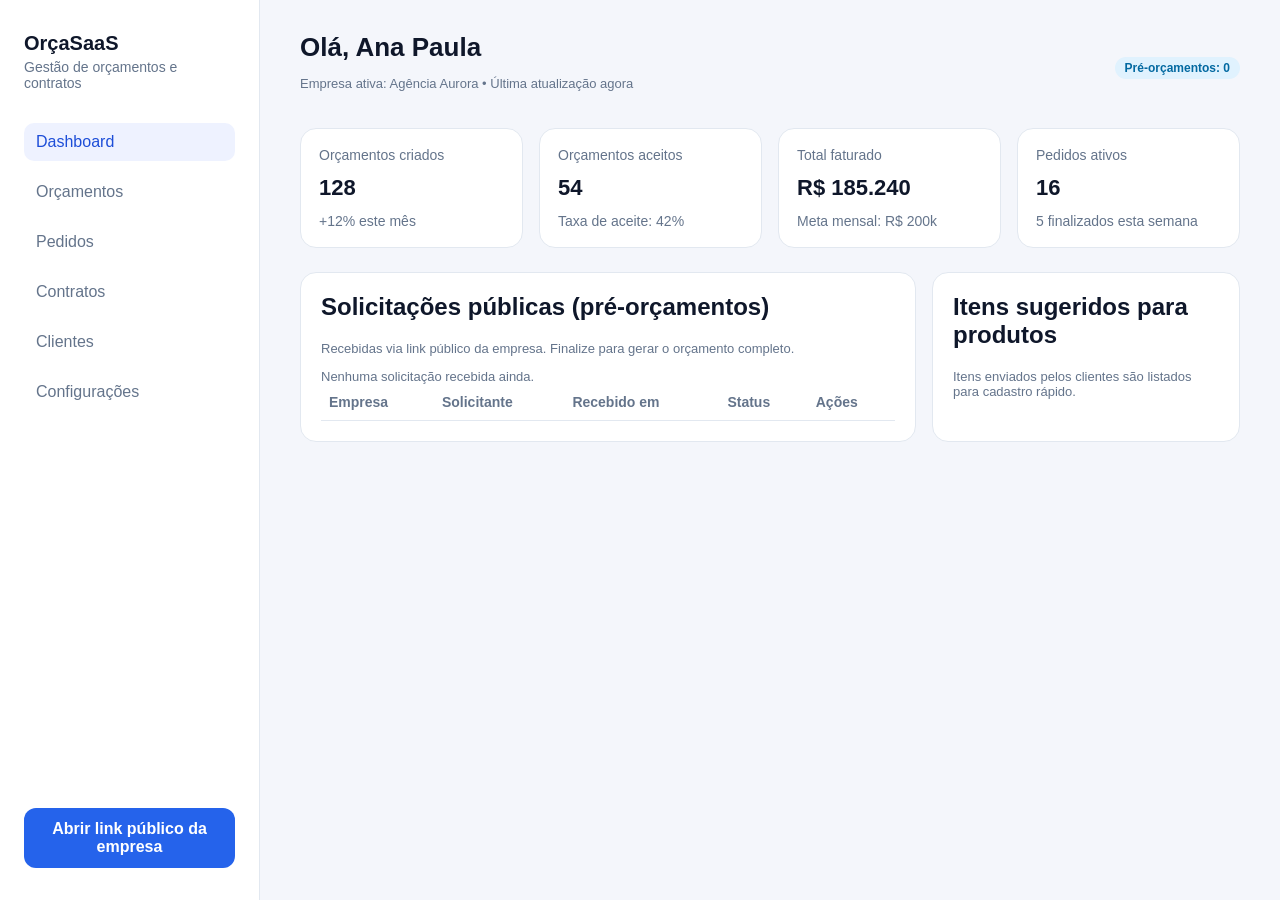
<file: index.html>
<!doctype html>
<html lang="pt-BR">
  <head>
    <meta charset="UTF-8" />
    <meta name="viewport" content="width=device-width, initial-scale=1.0" />
    <title>OrçaSaaS | Dashboard</title>
    <link rel="stylesheet" href="assets/styles.css" />
  </head>
  <body data-page="dashboard">
    <div class="app-shell">
      <aside class="sidebar">
        <div class="brand">
          <strong>OrçaSaaS</strong>
          <span>Gestão de orçamentos e contratos</span>
        </div>
        <nav class="nav">
          <a class="active" href="index.html">Dashboard</a>
          <a href="#">Orçamentos</a>
          <a href="#">Pedidos</a>
          <a href="#">Contratos</a>
          <a href="#">Clientes</a>
          <a href="#">Configurações</a>
        </nav>
        <a class="cta" href="public-quote-request.html">Abrir link público da empresa</a>
      </aside>
      <main class="main">
        <div class="topbar">
          <div>
            <h1>Olá, Ana Paula</h1>
            <p class="helper">Empresa ativa: Agência Aurora • Última atualização agora</p>
          </div>
          <span class="badge">Pré-orçamentos: <strong data-pre-count>0</strong></span>
        </div>

        <section class="cards">
          <div class="card">
            <span>Orçamentos criados</span>
            <strong>128</strong>
            <span>+12% este mês</span>
          </div>
          <div class="card">
            <span>Orçamentos aceitos</span>
            <strong>54</strong>
            <span>Taxa de aceite: 42%</span>
          </div>
          <div class="card">
            <span>Total faturado</span>
            <strong>R$ 185.240</strong>
            <span>Meta mensal: R$ 200k</span>
          </div>
          <div class="card">
            <span>Pedidos ativos</span>
            <strong>16</strong>
            <span>5 finalizados esta semana</span>
          </div>
        </section>

        <section class="grid">
          <div class="panel">
            <h2>Solicitações públicas (pré-orçamentos)</h2>
            <p class="helper">Recebidas via link público da empresa. Finalize para gerar o orçamento completo.</p>
            <div class="helper hidden" data-empty-state>Nenhuma solicitação recebida ainda.</div>
            <table class="table">
              <thead>
                <tr>
                  <th>Empresa</th>
                  <th>Solicitante</th>
                  <th>Recebido em</th>
                  <th>Status</th>
                  <th>Ações</th>
                </tr>
              </thead>
              <tbody data-request-rows></tbody>
            </table>
          </div>
          <div class="panel">
            <h2>Itens sugeridos para produtos</h2>
            <p class="helper">Itens enviados pelos clientes são listados para cadastro rápido.</p>
            <ul data-products-list></ul>
          </div>
        </section>
      </main>
    </div>
    <script src="assets/app.js"></script>
  </body>
</html>
</file>
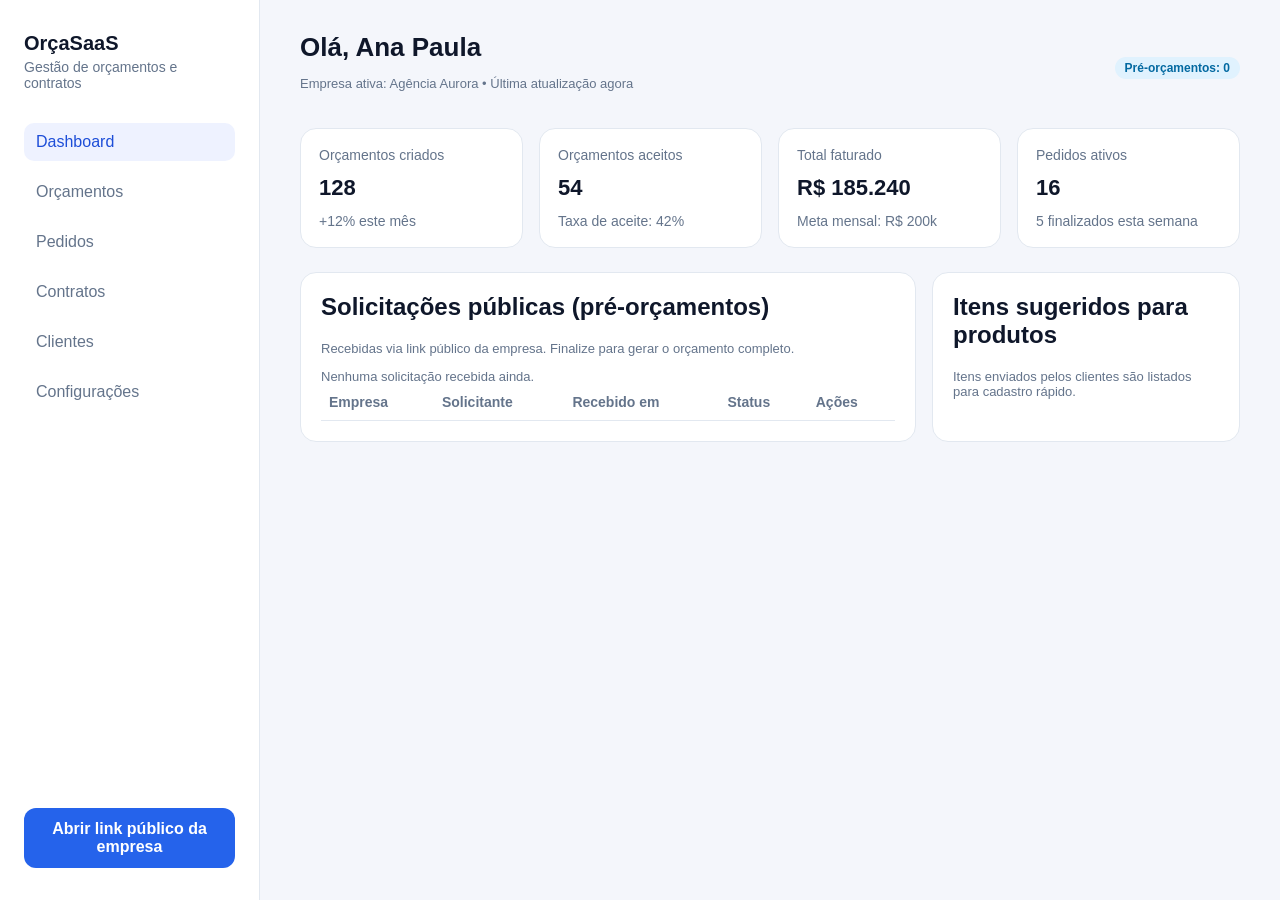
<file: dashboard/index.html>
<!doctype html>
<html lang="pt-BR">
  <head>
    <meta charset="UTF-8" />
    <meta name="viewport" content="width=device-width, initial-scale=1.0" />
    <title>OrçaSaaS | Dashboard</title>
    <link rel="stylesheet" href="../assets/styles.css" />
  </head>
  <body data-page="dashboard">
    <div class="app-shell">
      <aside class="sidebar">
        <div class="brand">
          <strong>OrçaSaaS</strong>
          <span>Gestão de orçamentos e contratos</span>
        </div>
        <nav class="nav">
          <a class="active" href="../index.html">Dashboard</a>
          <a href="#">Orçamentos</a>
          <a href="#">Pedidos</a>
          <a href="#">Contratos</a>
          <a href="#">Clientes</a>
          <a href="#">Configurações</a>
        </nav>
        <a class="cta" href="../public-quote-request/index.html">Abrir link público da empresa</a>
      </aside>
      <main class="main">
        <div class="topbar">
          <div>
            <h1>Olá, Ana Paula</h1>
            <p class="helper">Empresa ativa: Agência Aurora • Última atualização agora</p>
          </div>
          <span class="badge">Pré-orçamentos: <strong data-pre-count>0</strong></span>
        </div>

        <section class="cards">
          <div class="card">
            <span>Orçamentos criados</span>
            <strong>128</strong>
            <span>+12% este mês</span>
          </div>
          <div class="card">
            <span>Orçamentos aceitos</span>
            <strong>54</strong>
            <span>Taxa de aceite: 42%</span>
          </div>
          <div class="card">
            <span>Total faturado</span>
            <strong>R$ 185.240</strong>
            <span>Meta mensal: R$ 200k</span>
          </div>
          <div class="card">
            <span>Pedidos ativos</span>
            <strong>16</strong>
            <span>5 finalizados esta semana</span>
          </div>
        </section>

        <section class="grid">
          <div class="panel">
            <h2>Solicitações públicas (pré-orçamentos)</h2>
            <p class="helper">Recebidas via link público da empresa. Finalize para gerar o orçamento completo.</p>
            <div class="helper hidden" data-empty-state>Nenhuma solicitação recebida ainda.</div>
            <table class="table">
              <thead>
                <tr>
                  <th>Empresa</th>
                  <th>Solicitante</th>
                  <th>Recebido em</th>
                  <th>Status</th>
                  <th>Ações</th>
                </tr>
              </thead>
              <tbody data-request-rows></tbody>
            </table>
          </div>
          <div class="panel">
            <h2>Itens sugeridos para produtos</h2>
            <p class="helper">Itens enviados pelos clientes são listados para cadastro rápido.</p>
            <ul data-products-list></ul>
          </div>
        </section>
      </main>
    </div>
    <script src="../assets/app.js"></script>
  </body>
</html>
</file>
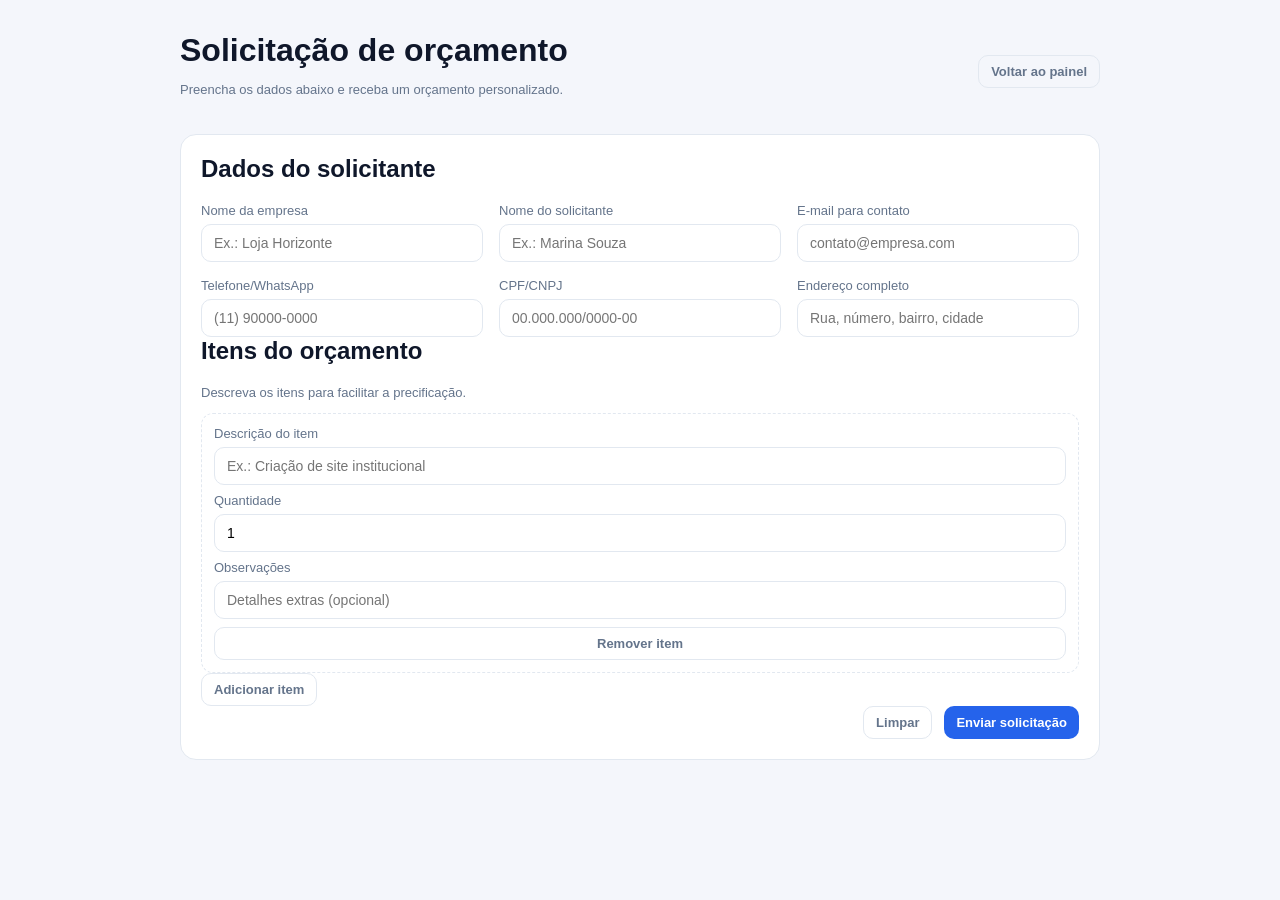
<file: public-quote-request/index.html>
<!doctype html>
<html lang="pt-BR">
  <head>
    <meta charset="UTF-8" />
    <meta name="viewport" content="width=device-width, initial-scale=1.0" />
    <title>Solicitar orçamento | OrçaSaaS</title>
    <link rel="stylesheet" href="../assets/styles.css" />
  </head>
  <body data-page="public">
    <div class="public-shell">
      <header class="public-header">
        <div>
          <h1>Solicitação de orçamento</h1>
          <p class="helper">Preencha os dados abaixo e receba um orçamento personalizado.</p>
        </div>
        <a class="button button-outline" href="../index.html">Voltar ao painel</a>
      </header>

      <form class="panel" data-quote-form>
        <h2>Dados do solicitante</h2>
        <div class="form-grid">
          <label>
            Nome da empresa
            <input type="text" name="companyName" placeholder="Ex.: Loja Horizonte" required />
          </label>
          <label>
            Nome do solicitante
            <input type="text" name="requester" placeholder="Ex.: Marina Souza" required />
          </label>
          <label>
            E-mail para contato
            <input type="email" name="email" placeholder="contato@empresa.com" required />
          </label>
          <label>
            Telefone/WhatsApp
            <input type="tel" name="phone" placeholder="(11) 90000-0000" required />
          </label>
          <label>
            CPF/CNPJ
            <input type="text" name="document" placeholder="00.000.000/0000-00" required />
          </label>
          <label>
            Endereço completo
            <input type="text" name="address" placeholder="Rua, número, bairro, cidade" required />
          </label>
        </div>

        <h2>Itens do orçamento</h2>
        <p class="helper">Descreva os itens para facilitar a precificação.</p>
        <div class="item-list" data-items-container></div>
        <button type="button" class="button button-outline" data-add-item>Adicionar item</button>

        <div class="footer-actions">
          <button type="reset" class="button button-outline">Limpar</button>
          <button type="submit" class="button button-primary">Enviar solicitação</button>
        </div>

        <div class="alert hidden" data-alert></div>
      </form>
    </div>
    <script src="../assets/app.js"></script>
  </body>
</html>
</file>
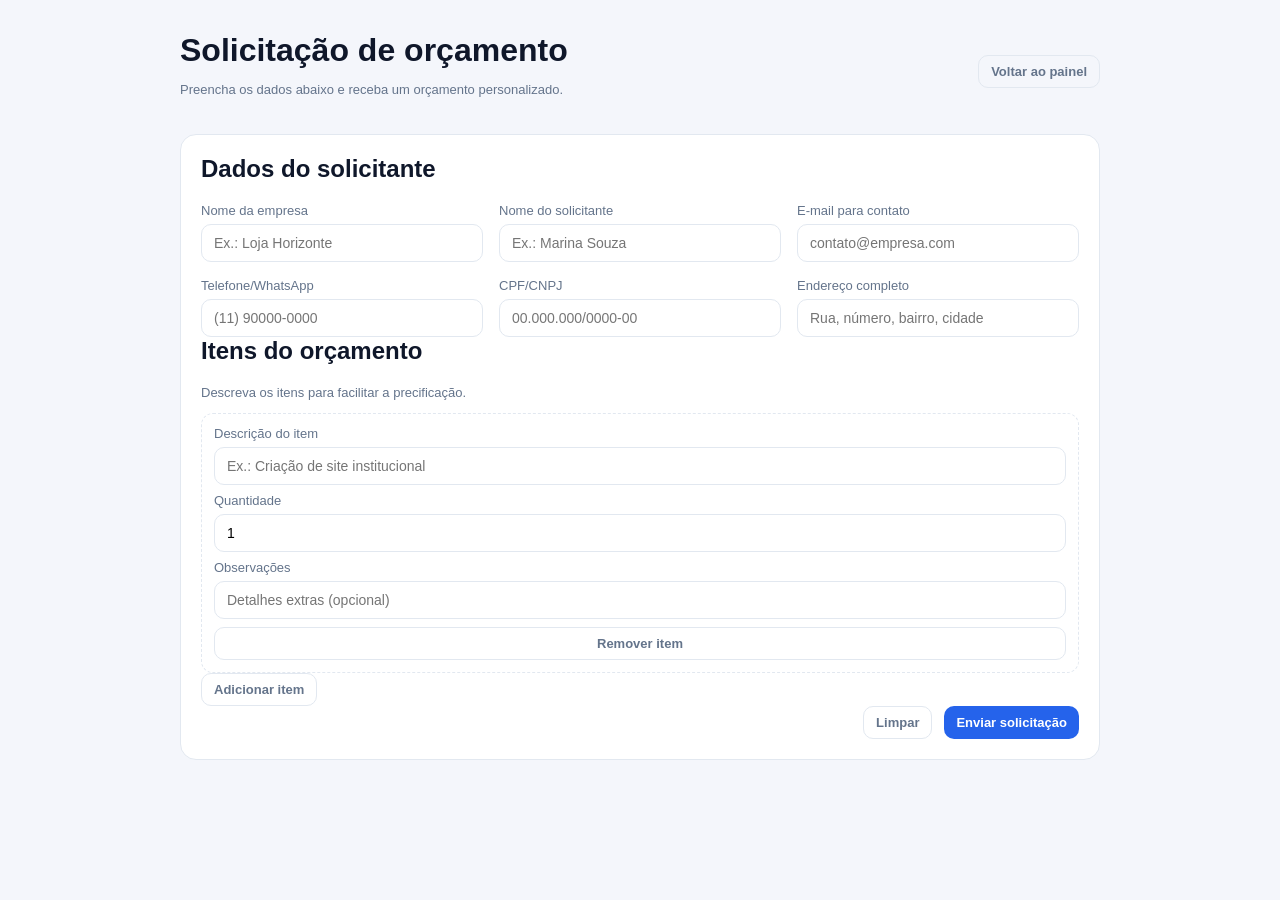
<file: public-quote-request.html>
<!doctype html>
<html lang="pt-BR">
  <head>
    <meta charset="UTF-8" />
    <meta name="viewport" content="width=device-width, initial-scale=1.0" />
    <title>Solicitar orçamento | OrçaSaaS</title>
    <link rel="stylesheet" href="assets/styles.css" />
  </head>
  <body data-page="public">
    <div class="public-shell">
      <header class="public-header">
        <div>
          <h1>Solicitação de orçamento</h1>
          <p class="helper">Preencha os dados abaixo e receba um orçamento personalizado.</p>
        </div>
        <a class="button button-outline" href="index.html">Voltar ao painel</a>
      </header>

      <form class="panel" data-quote-form>
        <h2>Dados do solicitante</h2>
        <div class="form-grid">
          <label>
            Nome da empresa
            <input type="text" name="companyName" placeholder="Ex.: Loja Horizonte" required />
          </label>
          <label>
            Nome do solicitante
            <input type="text" name="requester" placeholder="Ex.: Marina Souza" required />
          </label>
          <label>
            E-mail para contato
            <input type="email" name="email" placeholder="contato@empresa.com" required />
          </label>
          <label>
            Telefone/WhatsApp
            <input type="tel" name="phone" placeholder="(11) 90000-0000" required />
          </label>
          <label>
            CPF/CNPJ
            <input type="text" name="document" placeholder="00.000.000/0000-00" required />
          </label>
          <label>
            Endereço completo
            <input type="text" name="address" placeholder="Rua, número, bairro, cidade" required />
          </label>
        </div>

        <h2>Itens do orçamento</h2>
        <p class="helper">Descreva os itens para facilitar a precificação.</p>
        <div class="item-list" data-items-container></div>
        <button type="button" class="button button-outline" data-add-item>Adicionar item</button>

        <div class="footer-actions">
          <button type="reset" class="button button-outline">Limpar</button>
          <button type="submit" class="button button-primary">Enviar solicitação</button>
        </div>

        <div class="alert hidden" data-alert></div>
      </form>
    </div>
    <script src="assets/app.js"></script>
  </body>
</html>
</file>
<file: assets/styles.css>
:root {
  color-scheme: light;
  --bg: #f4f6fb;
  --surface: #ffffff;
  --primary: #2563eb;
  --primary-strong: #1d4ed8;
  --text: #0f172a;
  --muted: #64748b;
  --border: #e2e8f0;
  --success: #16a34a;
  --warning: #f59e0b;
  --danger: #dc2626;
  font-family: "Inter", "Segoe UI", sans-serif;
}

* {
  box-sizing: border-box;
}

body {
  margin: 0;
  background: var(--bg);
  color: var(--text);
}

a {
  color: inherit;
  text-decoration: none;
}

.app-shell {
  display: flex;
  min-height: 100vh;
}

.sidebar {
  width: 260px;
  background: var(--surface);
  border-right: 1px solid var(--border);
  padding: 32px 24px;
  display: flex;
  flex-direction: column;
  gap: 32px;
}

.brand {
  display: flex;
  flex-direction: column;
  gap: 4px;
}

.brand strong {
  font-size: 20px;
}

.brand span {
  font-size: 14px;
  color: var(--muted);
}

.nav {
  display: flex;
  flex-direction: column;
  gap: 12px;
}

.nav a {
  padding: 10px 12px;
  border-radius: 10px;
  color: var(--muted);
}

.nav a.active,
.nav a:hover {
  background: #eef2ff;
  color: var(--primary-strong);
}

.sidebar .cta {
  margin-top: auto;
  background: var(--primary);
  color: #fff;
  padding: 12px 16px;
  border-radius: 12px;
  text-align: center;
  font-weight: 600;
}

.main {
  flex: 1;
  padding: 32px 40px;
  display: flex;
  flex-direction: column;
  gap: 24px;
}

.topbar {
  display: flex;
  justify-content: space-between;
  align-items: center;
}

.topbar h1 {
  margin: 0;
  font-size: 26px;
}

.badge {
  background: #e0f2fe;
  color: #0369a1;
  padding: 4px 10px;
  border-radius: 999px;
  font-size: 12px;
  font-weight: 600;
}

.cards {
  display: grid;
  grid-template-columns: repeat(auto-fit, minmax(200px, 1fr));
  gap: 16px;
}

.card {
  background: var(--surface);
  padding: 18px;
  border-radius: 16px;
  border: 1px solid var(--border);
  display: flex;
  flex-direction: column;
  gap: 12px;
}

.card strong {
  font-size: 22px;
}

.card span {
  color: var(--muted);
  font-size: 14px;
}

.grid {
  display: grid;
  grid-template-columns: 2fr 1fr;
  gap: 16px;
}

.panel {
  background: var(--surface);
  padding: 20px;
  border-radius: 16px;
  border: 1px solid var(--border);
}

.panel h2 {
  margin-top: 0;
}

.table {
  width: 100%;
  border-collapse: collapse;
  font-size: 14px;
}

.table th,
.table td {
  text-align: left;
  padding: 10px 8px;
  border-bottom: 1px solid var(--border);
}

.table th {
  color: var(--muted);
  font-weight: 600;
}

.status {
  padding: 4px 10px;
  border-radius: 999px;
  font-weight: 600;
  font-size: 12px;
}

.status.pre {
  background: #fef9c3;
  color: #a16207;
}

.status.finalizado {
  background: #dcfce7;
  color: #15803d;
}

.actions {
  display: flex;
  gap: 8px;
}

button,
.button {
  border: none;
  border-radius: 10px;
  padding: 8px 12px;
  font-weight: 600;
  cursor: pointer;
  font-size: 13px;
}

.button-primary {
  background: var(--primary);
  color: #fff;
}

.button-outline {
  background: transparent;
  border: 1px solid var(--border);
  color: var(--muted);
}

.form-grid {
  display: grid;
  grid-template-columns: repeat(auto-fit, minmax(220px, 1fr));
  gap: 16px;
}

label {
  display: flex;
  flex-direction: column;
  gap: 6px;
  font-size: 13px;
  color: var(--muted);
}

input,
textarea,
select {
  border: 1px solid var(--border);
  border-radius: 10px;
  padding: 10px 12px;
  font-size: 14px;
  font-family: inherit;
}

textarea {
  resize: vertical;
  min-height: 90px;
}

.item-list {
  display: flex;
  flex-direction: column;
  gap: 12px;
}

.item-list .item {
  border: 1px dashed var(--border);
  border-radius: 12px;
  padding: 12px;
  display: flex;
  flex-direction: column;
  gap: 8px;
}

.helper {
  font-size: 13px;
  color: var(--muted);
}

.footer-actions {
  display: flex;
  gap: 12px;
  justify-content: flex-end;
}

.public-shell {
  max-width: 960px;
  margin: 0 auto;
  padding: 32px 20px 64px;
}

.public-header {
  display: flex;
  justify-content: space-between;
  align-items: center;
  margin-bottom: 24px;
}

.public-header h1 {
  margin: 0;
}

.alert {
  background: #ecfdf3;
  border: 1px solid #bbf7d0;
  color: #166534;
  padding: 12px 16px;
  border-radius: 12px;
  margin-top: 16px;
}

.hidden {
  display: none;
}

@media (max-width: 960px) {
  .app-shell {
    flex-direction: column;
  }

  .sidebar {
    width: 100%;
    flex-direction: row;
    align-items: center;
    justify-content: space-between;
  }

  .sidebar .nav {
    flex-direction: row;
    flex-wrap: wrap;
    gap: 8px;
  }

  .main {
    padding: 24px;
  }

  .grid {
    grid-template-columns: 1fr;
  }
}

@media (max-width: 640px) {
  .topbar {
    flex-direction: column;
    align-items: flex-start;
    gap: 12px;
  }

  .public-header {
    flex-direction: column;
    align-items: flex-start;
    gap: 12px;
  }
}
</file>
